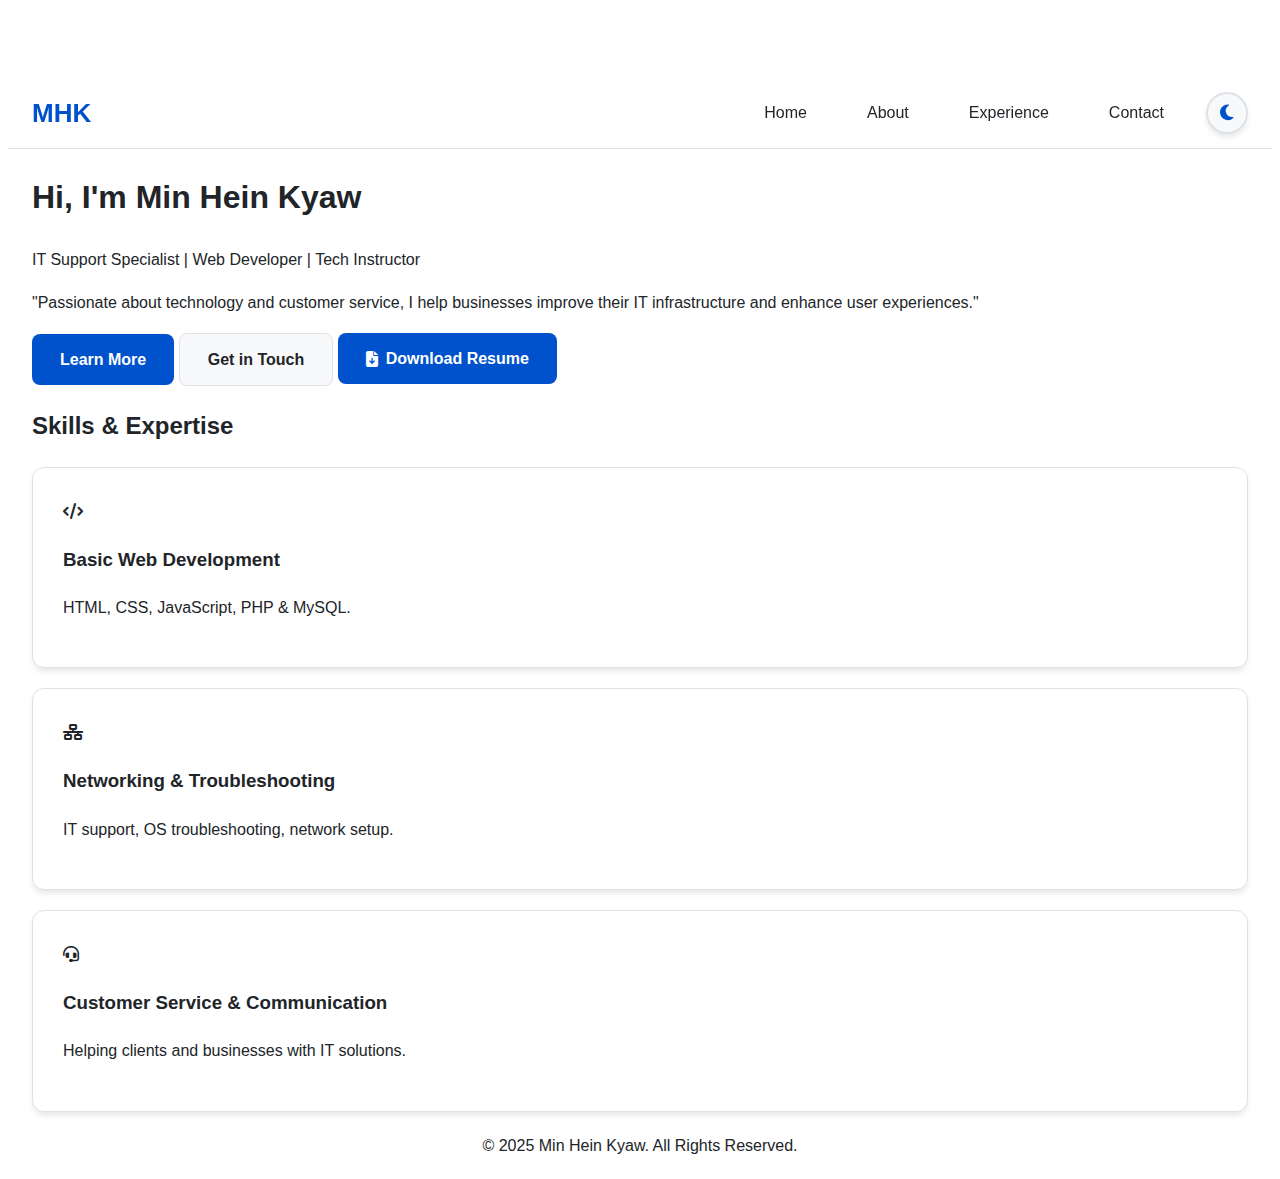
<file: index.html>
<!DOCTYPE html>
<html lang="en">
<head>
    <meta charset="UTF-8">
    <meta name="viewport" content="width=device-width, initial-scale=1.0">
    <title>Min Hein Kyaw - Portfolio</title>
    <link rel="stylesheet" href="styles.css">
    <link rel="stylesheet" href="https://cdnjs.cloudflare.com/ajax/libs/font-awesome/6.5.1/css/all.min.css">
    <script defer src="script.js"></script>
</head>
<body>
    <header class="header-fixed fade-in">
        <div class="nav-container">
            <a href="index.html" class="nav-logo gradient-text">MHK</a>
            <nav class="nav-menu">
                <a href="index.html" class="nav-link active">Home</a>
                <a href="about.html" class="nav-link">About</a>
                <a href="experience.html" class="nav-link">Experience</a>
                <a href="contact.html" class="nav-link">Contact</a>
                <button id="theme-toggle" class="theme-toggle">
                    <i class="fas fa-moon"></i>
                </button>
            </nav>
        </div>
    </header>

    <main class="home-page">
        <section class="hero-section">
            <div class="container" style="margin: 20px auto;">
                <h1 class="gradient-text typing-effect fade-in">Hi, I'm Min Hein Kyaw</h1>
                <p class="fade-in">IT Support Specialist | Web Developer | Tech Instructor</p>
                <p class="fade-in">"Passionate about technology and customer service, I help businesses improve their IT infrastructure and enhance user experiences."</p>
                <div class="cta-buttons fade-in">
                    <a href="about.html" class="button button-primary">Learn More</a>
                    <a href="contact.html" class="button button-secondary">Get in Touch</a>
                    <a href="Resume.pdf" download class="button button-primary"><i class="fas fa-file-download"></i> Download Resume</a>
                </div>
            </div>
        </section>

        <section class="featured-projects fade-in">
            <div class="container" style="margin: 20px auto;">
                <h2 class="section-header gradient-text">Skills & Expertise</h2>
                <div class="grid">
                    <div class="card glass">
                        <i class="fas fa-code"></i>
                        <h3>Basic Web Development</h3>
                        <p>HTML, CSS, JavaScript, PHP & MySQL.</p>
                    </div>
                    <div class="card glass">
                        <i class="fas fa-network-wired"></i>
                        <h3>Networking & Troubleshooting</h3>
                        <p>IT support, OS troubleshooting, network setup.</p>
                    </div>
                    <div class="card glass">
                        <i class="fas fa-headset"></i>
                        <h3>Customer Service & Communication</h3>
                        <p>Helping clients and businesses with IT solutions.</p>
                    </div>
                </div>
            </div>
        </section>
    </main>

    <footer>
        <div class="container">
            <p>&copy; 2025 Min Hein Kyaw. All Rights Reserved.</p>
        </div>
    </footer>
</body>
</html>
</file>
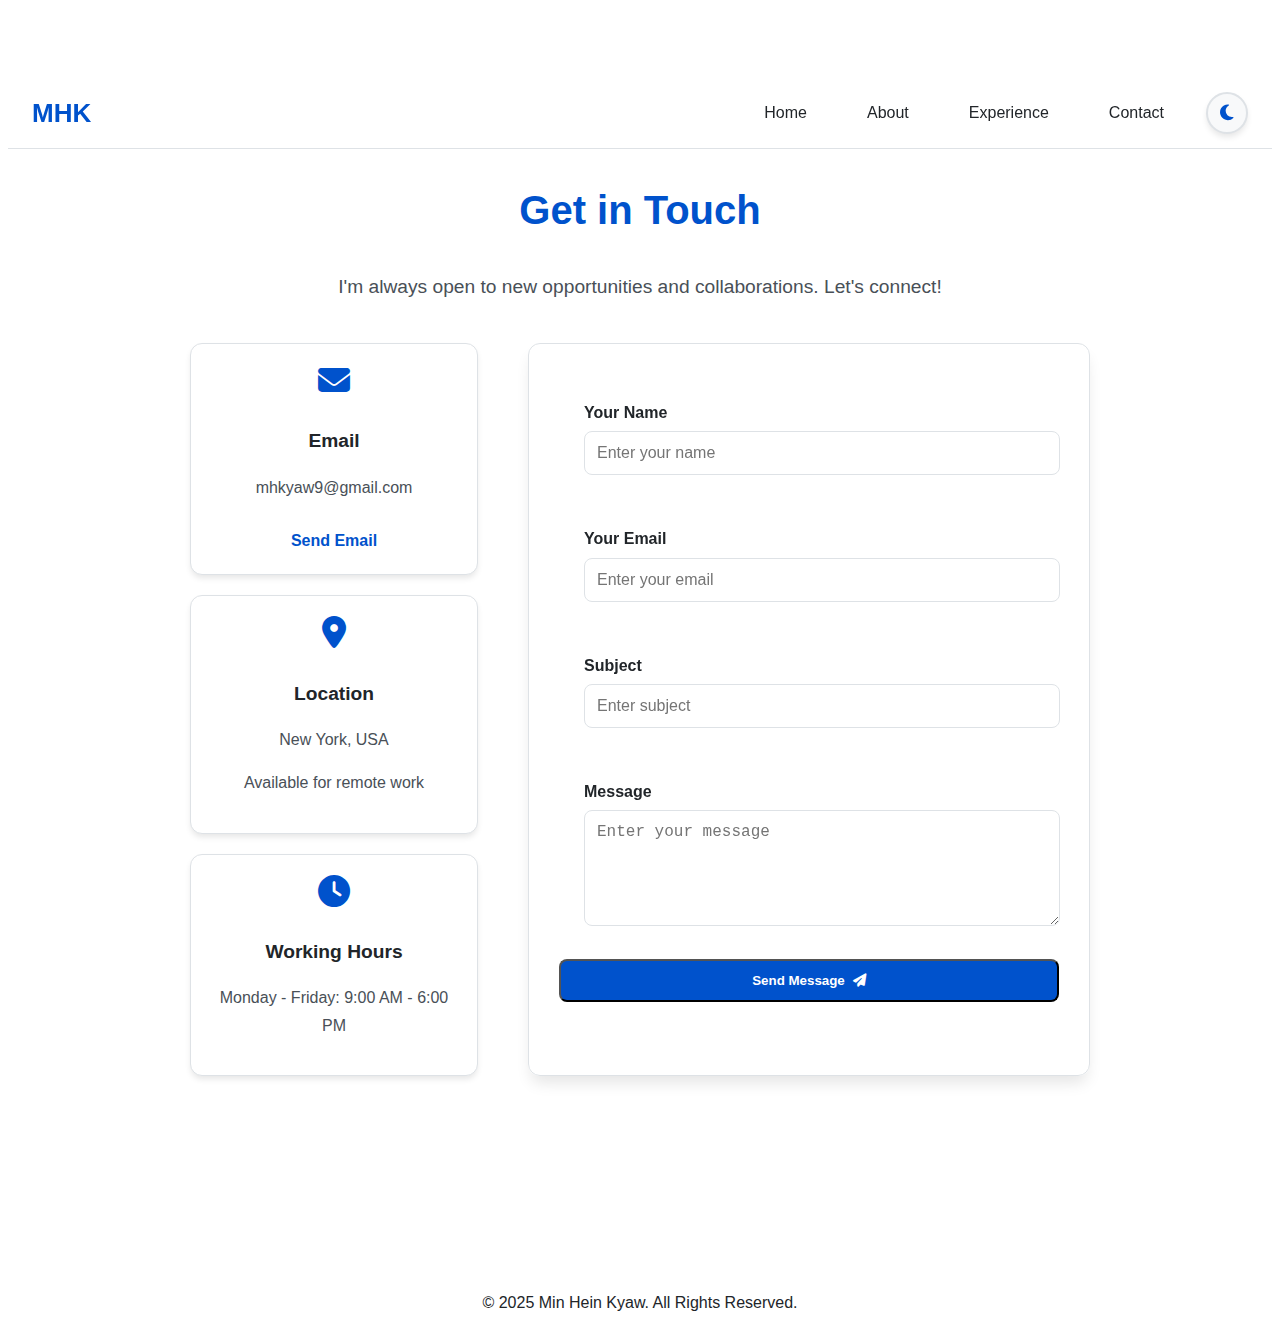
<file: contact.html>
<!DOCTYPE html>
<html lang="en">
<head>
    <meta charset="UTF-8">
    <meta name="viewport" content="width=device-width, initial-scale=1.0">
    <title>Contact - Min Hein Kyaw</title>
    <link rel="stylesheet" href="styles.css">
    <link rel="stylesheet" href="https://cdnjs.cloudflare.com/ajax/libs/font-awesome/6.5.1/css/all.min.css">
    <script defer src="script.js"></script>
</head>
<body>
    <header class="header-fixed glass fade-in">
        <div class="nav-container">
            <a href="index.html" class="nav-logo gradient-text">MHK</a>
            <nav class="nav-menu">
                <a href="index.html" class="nav-link">Home</a>
                <a href="about.html" class="nav-link">About</a>
                <a href="experience.html" class="nav-link">Experience</a>
                <a href="contact.html" class="nav-link active">Contact</a>
                <button id="theme-toggle" class="theme-toggle" aria-label="Toggle Theme">
                    <i class="fas fa-moon"></i>
                </button>
            </nav>
        </div>
    </header>

    <main class="contact-page">
        <div class="container">
            <section class="contact-section">
                <div class="contact-header text-reveal fade-in">
                    <h1>Get in Touch</h1>
                    <p>I'm always open to new opportunities and collaborations. Let's connect!</p>
                </div>

                <div class="contact-grid">
                    <div class="contact-info stagger-list slide-in-left">
                        <div class="info-card shine-effect">
                            <i class="fas fa-envelope"></i>
                            <h3>Email</h3>
                            <p>mhkyaw9@gmail.com</p>
                            <a href="mailto:mhkyaw9@gmail.com" class="info-link">Send Email</a>
                        </div>
                        <div class="info-card shine-effect">
                            <i class="fas fa-map-marker-alt"></i>
                            <h3>Location</h3>
                            <p>New York, USA</p>
                            <p class="subtitle">Available for remote work</p>
                        </div>
                        <div class="info-card shine-effect">
                            <i class="fas fa-clock"></i>
                            <h3>Working Hours</h3>
                            <p>Monday - Friday: 9:00 AM - 6:00 PM</p>
                        </div>
                    </div>

                    <div class="contact-form-container text-reveal glass slide-in-right">
                        <form id="contact-form" class="contact-form modern-form">
                                <div class="form-group">
                                    <label for="name">Your Name</label>
                                    <input type="text" id="name" name="name" required placeholder="Enter your name">
                                </div>
                                <div class="form-group">
                                    <label for="email">Your Email</label>
                                    <input type="email" id="email" name="email" required placeholder="Enter your email">
                                </div>
                                <div class="form-group">
                                    <label for="subject">Subject</label>
                                    <input type="text" id="subject" name="subject" required placeholder="Enter subject">
                                </div>
                                <div class="form-group">
                                    <label for="message">Message</label>
                                    <textarea id="message" name="message" rows="5" required placeholder="Enter your message"></textarea>
                                </div>
                            <button type="submit" class="button button-primary full-width">Send Message <i class="fas fa-paper-plane"></i></button>
                        </form>
                    </div>
                </div>

                <div class="social-links text-reveal fade-in">
                    <h3>Connect With Me</h3>
                    <p>Follow me on social media for updates and networking.</p>
                    <div class="social-icons">
                        <a href="https://github.com/yourusername" target="_blank" class="scale-hover"><i class="fab fa-github"></i></a>
                        <a href="https://linkedin.com/in/yourusername" target="_blank" class="scale-hover"><i class="fab fa-linkedin-in"></i></a>
                        <a href="https://twitter.com/yourusername" target="_blank" class="scale-hover"><i class="fab fa-twitter"></i></a>
                    </div>
                </div>
            </section>
        </div>
    </main>

    <footer class="footer">
        <div class="container">
            <p>&copy; 2025 Min Hein Kyaw. All Rights Reserved.</p>
        </div>
    </footer>
</body>
</html>
</file>
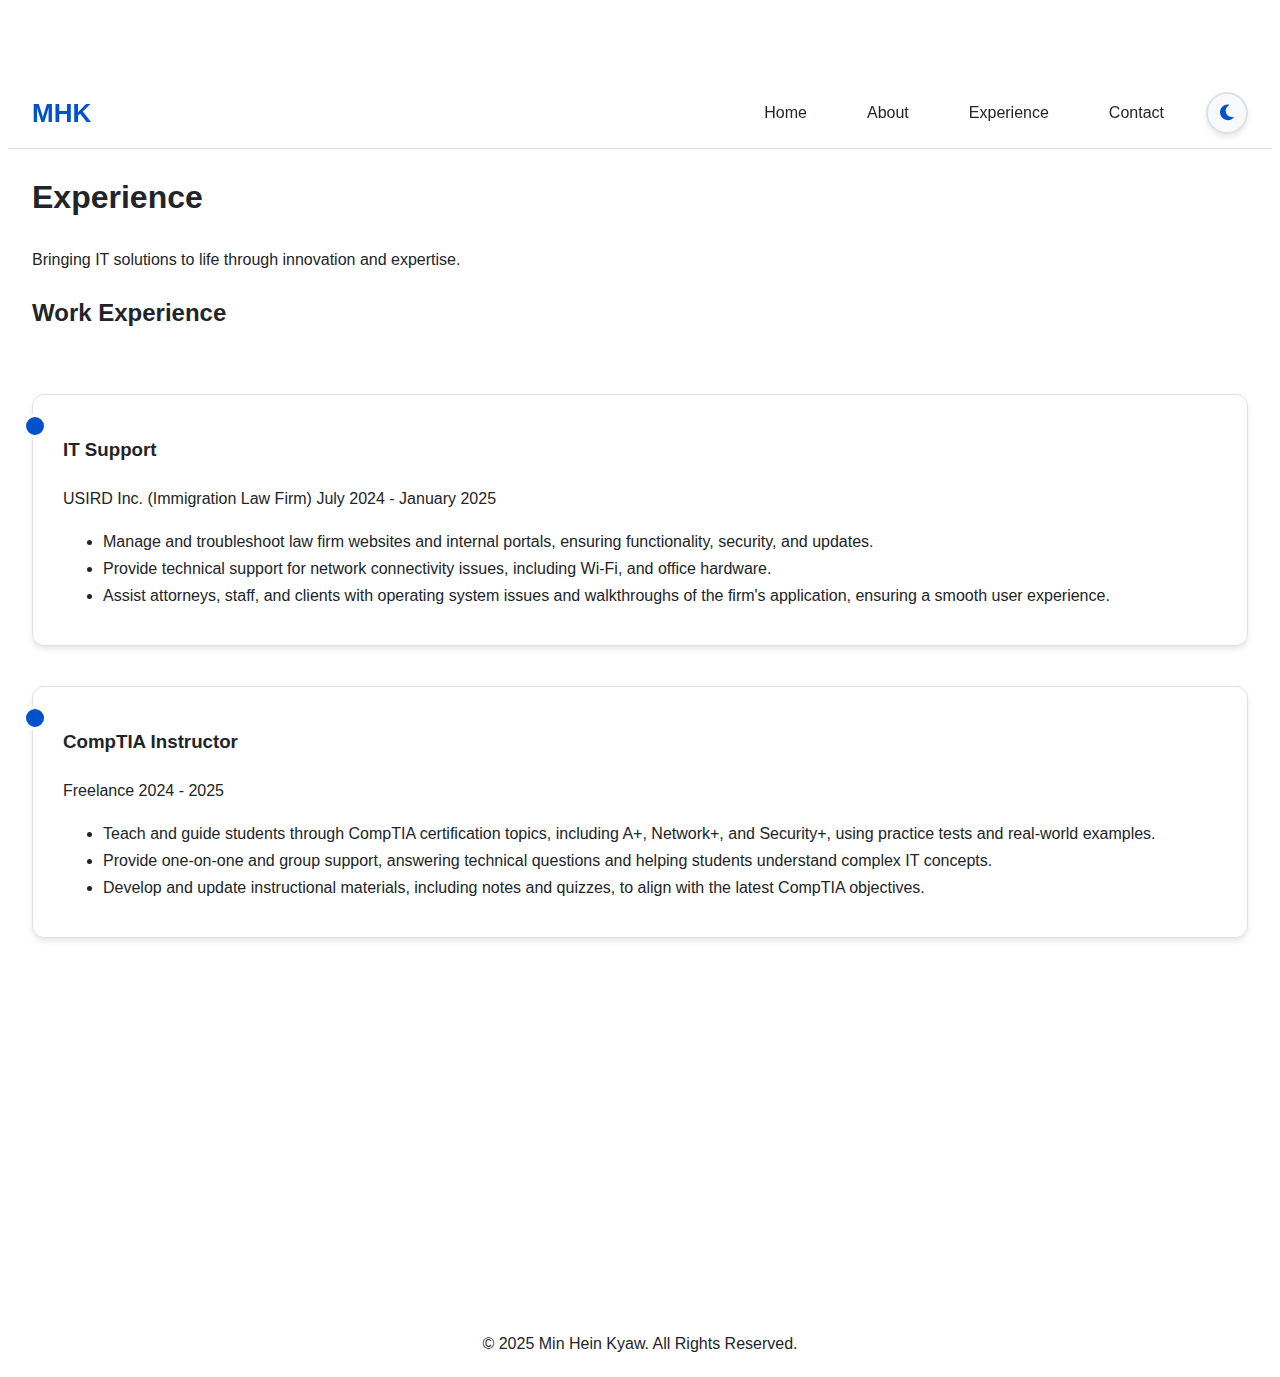
<file: experience.html>
<!DOCTYPE html>
<html lang="en">
<head>
    <meta charset="UTF-8">
    <meta name="viewport" content="width=device-width, initial-scale=1.0">
    <title>Experience - Min Hein Kyaw</title>
    <link rel="stylesheet" href="styles.css">
    <link rel="stylesheet" href="https://cdnjs.cloudflare.com/ajax/libs/font-awesome/6.5.1/css/all.min.css">
    <script defer src="script.js"></script>
</head>
<body>
    <header class="header-fixed glass fade-in">
        <div class="nav-container">
            <a href="index.html" class="nav-logo gradient-text">MHK</a>
            <nav class="nav-menu">
                <a href="index.html" class="nav-link">Home</a>
                <a href="about.html" class="nav-link">About</a>
                <a href="experience.html" class="nav-link active">Experience</a>
                <a href="contact.html" class="nav-link">Contact</a>
                <button id="theme-toggle" class="theme-toggle" aria-label="Toggle Theme">
                    <i class="fas fa-moon"></i>
                </button>
            </nav>
        </div>
    </header>
    
    <main>
        <section class="experience-hero text-reveal slide-in-left">
            <div class="container" style="margin: 20px auto;">
                <h1 class="glitch-text">Experience</h1>
                <p>Bringing IT solutions to life through innovation and expertise.</p>
            </div>
        </section>

        <section class="work-history container">
            <h2 class="section-header fade-in" style="margin: 0;">Work Experience</h2>
            <div class="timeline stagger-list">
                <div class="timeline-item shine-effect">
                    <div class="timeline-marker"></div>
                    <div class="timeline-content">
                        <h3>IT Support</h3>
                        <span class="company-name">USIRD Inc. (Immigration Law Firm)</span>
                        <span class="work-period">July 2024 - January 2025</span>
                        <ul>
                            <li>Manage and troubleshoot law firm websites and internal portals, ensuring functionality, security, and updates.</li>
                            <li>Provide technical support for network connectivity issues, including Wi-Fi, and office hardware.</li>
                            <li>Assist attorneys, staff, and clients with operating system issues and walkthroughs of the firm's application, ensuring a smooth user experience.</li>
                        </ul>
                    </div>
                </div>
                <div class="timeline-item shine-effect">
                    <div class="timeline-marker"></div>
                    <div class="timeline-content">
                        <h3>CompTIA Instructor</h3>
                        <span class="company-name">Freelance</span>
                        <span class="work-period">2024 - 2025</span>
                        <ul>
                            <li>Teach and guide students through CompTIA certification topics, including A+, Network+, and Security+, using practice tests and real-world examples.</li>
                            <li>Provide one-on-one and group support, answering technical questions and helping students understand complex IT concepts.</li>
                            <li>Develop and update instructional materials, including notes and quizzes, to align with the latest CompTIA objectives.</li>
                        </ul>
                    </div>
                </div>
                <div class="timeline-item shine-effect">
                    <div class="timeline-marker"></div>
                    <div class="timeline-content">
                        <h3>Cashier</h3>
                        <span class="company-name">W Fresh (Supermarket)</span>
                        <span class="work-period">September 2023 - June 2024</span>
                        <ul>
                            <li>Process customer transactions accurately and efficiently using the point-of-sale (POS) system.</li>
                            <li>Provide excellent customer service by addressing customer inquiries, resolving issues, and ensuring a positive shopping experience.</li>
                            <li>Maintain cash register accuracy, including handling cash, credit card transactions, and balancing the drawer at the end of shifts.</li>
                        </ul>
                    </div>
                </div>
            </div>
        </section>
    </main>

    <footer>
        <div class="container">
            <p>&copy; 2025 Min Hein Kyaw. All Rights Reserved.</p>
        </div>
    </footer>
</body>
</html>
</file>
<file: styles.css>
/* Modern Professional Design System */
:root {
    /* Professional Color Palette */
    --primary-color: #0052cc;
    --primary-color-rgb: 0, 82, 204;
    --secondary-color: #2684ff;
    --accent-color: #22c55e;
    
    /* Light Theme Colors - Improved Readability */
    --bg-color: #ffffff;
    --bg-secondary: #f8f9fa;
    --text-color: #212529;
    --text-secondary: #495057;
    --card-bg: #ffffff;
    --border-color: #dee2e6;
    
    /* Professional Typography */
    --font-heading: 'Poppins', sans-serif;
    --font-body: 'Inter', sans-serif;
    
    /* Refined Spacing */
    --container-width: 1280px;
    --header-height: 70px;
    --section-spacing: 100px;
    
    /* Professional Shadows */
    --shadow-sm: 0 1px 3px rgba(0, 0, 0, 0.1);
    --shadow-md: 0 4px 6px -1px rgba(0, 0, 0, 0.1);
    --shadow-lg: 0 10px 15px -3px rgba(0, 0, 0, 0.1);
}

/* Dark Theme - Optimized for Readability */
[data-theme="dark"] {
    --bg-color: #181a1b;
    --bg-secondary: #202124;
    --text-color: #e4e6eb;
    --text-secondary: #b0b3b8;
    --card-bg: #242526;
    --border-color: #3a3b3c;
}

/* ==== THEME TOGGLE BUTTON ==== */
.theme-toggle {
    background: var(--bg-secondary);
    border: 2px solid var(--border-color);
    color: var(--text-color);
    padding: 10px;
    border-radius: 50%;
    font-size: 18px;
    cursor: pointer;
    transition: all 0.3s ease;
    display: flex;
    align-items: center;
    justify-content: center;
    width: 42px;
    height: 42px;
    box-shadow: var(--shadow-md);
}

.theme-toggle i {
    transition: transform 0.3s ease, color 0.3s ease;
}

/* Hover Effect */
.theme-toggle:hover {
    background: var(--primary-color);
    color: white;
    border-color: var(--primary-color);
    transform: scale(1.1);
}

/* Dark Theme */
[data-theme="dark"] .theme-toggle {
    background: rgba(24, 26, 27, 0.95);
    border-color: var(--border-color);
    color: var(--text-secondary);
}

[data-theme="dark"] .theme-toggle:hover {
    background: var(--accent-color);
    color: white;
    border-color: var(--accent-color);
}

/* Icon Animation */
[data-theme="dark"] .theme-toggle i {
    transform: rotate(180deg);
    color: var(--accent-color);
}

[data-theme="light"] .theme-toggle i {
    transform: rotate(0);
    color: var(--primary-color);
}


/* Base Styles */
body {
    font-family: var(--font-body);
    background-color: var(--bg-color);
    color: var(--text-color);
    line-height: 1.7;
    padding-top: var(--header-height);
    transition: background-color 0.3s ease, color 0.3s ease;
}

/* About Image Adjustments */
.about-image-container {
    display: flex;
    justify-content: center;
    align-items: center;
    margin-top: 20px;
}

.profile-image {
    width: 220px;
    height: 220px;
    object-fit: cover;
    border-radius: 50%;
    border: 4px solid var(--primary-color);
    box-shadow: var(--shadow-lg);
}

/* Certification Images Adjustments */
.cert-card img {
    width: 100px;
    height: 100px;
    object-fit: contain;
    margin-bottom: 10px;
}

.certification-container {
    display: grid;
    grid-template-columns: repeat(auto-fit, minmax(200px, 1fr));
    gap: 20px;
    justify-items: center;
    align-items: center;
    padding: 20px 0;
}

/* Header & Navigation */
.header-fixed {
    height: var(--header-height);
    background: rgba(255, 255, 255, 0.95);
    backdrop-filter: blur(10px);
    border-bottom: 1px solid var(--border-color);
    transition: all 0.3s ease;
}

[data-theme="dark"] .header-fixed {
    background: rgba(24, 26, 27, 0.95);
}

.nav-container {
    max-width: var(--container-width);
    height: 100%;
    margin: 0 auto;
    padding: 0 24px;
    display: flex;
    align-items: center;
    justify-content: space-between;
}

.nav-logo {
    font-size: 26px;
    font-weight: 700;
    font-family: var(--font-heading);
    color: var(--primary-color);
    text-decoration: none;
}

.nav-menu {
    display: flex;
    align-items: center;
    gap: 24px;
}

/* Navigation Links */
.nav-link {
    font-size: 16px;
    font-weight: 500;
    color: var(--text-color);
    text-decoration: none;
    padding: 10px 18px;
    border-radius: 8px;
    transition: all 0.3s ease;
}

.nav-link:hover,
.nav-link.active {
    color: #ffffff;
    background: var(--primary-color);
}

/* Section Styles */
.section {
    padding: var(--section-spacing) 0;
    text-align: center;
}

.container {
    max-width: var(--container-width);
    margin: 20px auto;
    padding: 0 24px;
}

/* Card Styles */
.card {
    background: var(--card-bg);
    border-radius: 12px;
    padding: 30px;
    border: 1px solid var(--border-color);
    transition: all 0.3s ease;
    box-shadow: var(--shadow-md);
    margin: 20px auto;
}

.card:hover {
    transform: translateY(-5px);
    box-shadow: var(--shadow-lg);
}

/* Buttons */
.button {
    display: inline-flex;
    align-items: center;
    gap: 8px;
    padding: 12px 28px;
    border-radius: 8px;
    font-weight: 600;
    text-decoration: none;
    transition: all 0.3s ease;
}

.button-primary {
    background: var(--primary-color);
    color: white;
}

.button-primary:hover {
    background: var(--secondary-color);
    transform: translateY(-2px);
}

.button-secondary {
    background: var(--bg-secondary);
    color: var(--text-color);
    border: 1px solid var(--border-color);
}

.button-secondary:hover {
    background: var(--primary-color);
    color: white;
}

/* EXPERIENCE TIMELINE - MODERN & PROFESSIONAL */
.timeline {
    position: relative;
    max-width: var(--container-width);
    margin: 50px auto;
    padding: 10px 0;
}

.timeline-item {
    display: flex;
    align-items: center;
    margin-bottom: 40px;
    position: relative;
    opacity: 0;
    transform: translateY(20px);
    transition: opacity 0.6s ease-out, transform 0.6s ease-out;
}

.timeline-item.show {
    opacity: 1;
    transform: translateY(0);
}

.timeline-icon {
    margin: 0 10px;
}

.timeline-marker {
    width: 18px;
    height: 18px;
    background: var(--primary-color);
    border: 3px solid white;
    border-radius: 50%;
    position: absolute;
    left: -9px;
    top: 20px;
    z-index: 2;
    transition: transform 0.3s ease;
}

.timeline-item:hover .timeline-marker {
    transform: scale(1.3);
    background: var(--secondary-color);
}

.timeline-content {
    background: var(--card-bg);
    border-radius: 12px;
    padding: 20px 30px;
    border: 1px solid var(--border-color);
    box-shadow: var(--shadow-md);
    width: 100%;
    transition: all 0.3s ease;
}

.timeline-item:hover .timeline-content {
    transform: translateY(-5px);
    box-shadow: var(--shadow-lg);
}


/* ==== ABOUT SECTION (FIXED LAYOUT) ==== */
.about-section {
    display: flex;
    align-items: center;
    justify-content: space-between;
    gap: 50px;
    max-width: var(--container-width);
    margin: auto;
    padding: 30px 0;
}

.about-flex{
    display: flex;
    align-items: center;
}

.about-text {
    width: 55%;
    text-align: left;
}

.about-image-container {
    width: 40%;
    display: flex;
    justify-content: center;
    align-items: center;
}

.profile-image {
    width: 280px;
    height: 280px;
    object-fit: cover;
    border-radius: 50%;
    border: 5px solid var(--primary-color);
    box-shadow: var(--shadow-lg);
    opacity: 0;
    transform: scale(0.9);
    transition: opacity 0.6s ease-out, transform 0.6s ease-out;
}

.profile-image.show {
    opacity: 1;
    transform: scale(1);
}

/* ==== SKILLS & CERTIFICATIONS LAYOUT (FIXED) ==== */
.skills-certifications-container {
    display: block;
    justify-content: space-between;
    align-items: flex-start;
    gap: 60px;
    max-width: var(--container-width);
    margin: auto;
    padding: 60px 0;
}

/* Technical Skills - Left Side */
.skills-section {
    width: 100%;
    display: flex;

}

/* Certifications - Right Side */
.certifications-section {
    width: 100%;
}

.skills-container {
    display: flex;
}

/* Skills Item */
.skill-item {
    max-width: 170px;
    background: var(--card-bg);
    padding: 37px;
    margin: 28px;
    border-radius: 12px;
    box-shadow: var(--shadow-md);
    transition: transform 0.3s ease, box-shadow 0.3s ease;
    text-align: center;
    cursor: pointer;
}

.skill-item:hover {
    transform: translateY(-5px);
    box-shadow: var(--shadow-lg);
}

/* Certification Cards */
.certification-container {
    display: flex;
    flex-wrap: wrap;
    gap: 20px;
    justify-content: space-around;
}

.cert-card {
    /* width: calc(50% - 15px); */
    width: 350px;
    background: var(--card-bg);
    padding: 25px;
    border-radius: 12px;
    box-shadow: var(--shadow-md);
    text-align: center;
    transition: transform 0.3s ease, box-shadow 0.3s ease;
    cursor: pointer;
}

.cert-card:hover {
    transform: translateY(-5px);
    box-shadow: var(--shadow-lg);
}

/* ==== Certification Button Styling ==== */
.cert-btn {
    display: inline-block;
    margin-top: 10px;
    padding: 10px 16px;
    font-size: 14px;
    font-weight: 600;
    color: white;
    background: var(--primary-color);
    border-radius: 8px;
    text-decoration: none;
    transition: background 0.3s ease, transform 0.3s ease;
}

.cert-btn:hover {
    background: var(--secondary-color);
    transform: translateY(-2px);
}


/* Certification Images */
.cert-image {
    width: 150px;
    height: 150px;
    border-radius: 50%;
    object-fit: contain;
    margin-bottom: 15px;
}

/* ==== SMOOTH ANIMATIONS ==== */
/* Fade-In Effect */
.fade-in {
    opacity: 0;
    transform: translateY(20px);
    transition: opacity 0.6s ease-out, transform 0.6s ease-out;
}

.fade-in.show {
    opacity: 1;
    transform: translateY(0);
}

/* Slide-In Left (for Skills Section) */
.slide-in-left {
    opacity: 0;
    transform: translateX(-50px);
    transition: opacity 0.6s ease-out, transform 0.6s ease-out;
}

.slide-in-left.show {
    opacity: 1;
    transform: translateX(0);
}

/* Slide-In Right (for Certifications Section) */
.slide-in-right {
    opacity: 0;
    transform: translateX(50px);
    transition: opacity 0.6s ease-out, transform 0.6s ease-out;
}

.slide-in-right.show {
    opacity: 1;
    transform: translateX(0);
}

/* ==== RESPONSIVE FIXES ==== */
@media (max-width: 1024px) {
    .about-section {
        flex-direction: column;
        align-items: center;
        text-align: center;
        padding: 40px 20px;
    }

    .about-text, 
    .about-image-container {
        width: 100%;
    }

    .profile-image {
        width: 240px;
        height: 240px;
    }

    .skills-certifications-container {
        flex-direction: column;
        align-items: center;
    }

    .skills-section,
    .certifications-section {
        width: 100%;
        text-align: center;
        display: flex;
        justify-content: center;
    }

    .cert-card {
        width: 100%;
    }
}
/* this is the end of about CSS */

/* CONTACT PAGE STYLES */
.contact-page .container {
    max-width: 900px;
    text-align: center;
}

/* Contact Header */
.contact-header {
    text-align: center;
    margin-bottom: 40px;
}

.contact-header h1 {
    font-size: 2.5rem;
    font-weight: 700;
    color: var(--primary-color);
}

.contact-header p {
    font-size: 1.2rem;
    color: var(--text-secondary);
}

/* Contact Grid Layout */
.contact-grid {
    display: flex;
    /* flex-wrap: wrap; */
    gap: 50px;
    justify-content: center;
    margin-top: 30px;
}

/* Contact Information */
.contact-info {
    display: flex;
    flex-direction: column;
    gap: 20px;
}

.info-card {
    background: var(--card-bg);
    border-radius: 12px;
    padding: 20px;
    border: 1px solid var(--border-color);
    box-shadow: var(--shadow-md);
    text-align: center;
    transition: transform 0.3s ease, box-shadow 0.3s ease;
}

.info-card i {
    font-size: 2rem;
    color: var(--primary-color);
    margin-bottom: 10px;
}

.info-card h3 {
    font-size: 1.2rem;
    font-weight: 600;
    margin-bottom: 5px;
}

.info-card p {
    font-size: 1rem;
    color: var(--text-secondary);
}

.info-card .info-link {
    display: inline-block;
    margin-top: 10px;
    font-weight: 600;
    color: var(--primary-color);
    text-decoration: none;
    transition: color 0.3s ease;
}

.info-card .info-link:hover {
    color: var(--secondary-color);
}

/* Contact Form */
.contact-form-container {
    background: rgba(255, 255, 255, 0.95);
    backdrop-filter: blur(10px);
    border-radius: 12px;
    padding: 30px;
    box-shadow: var(--shadow-lg);
    border: 1px solid var(--border-color);
    max-width: 500px;
    width: 100%;
    transition: all 0.3s ease;
}

.form-group {
    max-width: 450px;
    padding: 25px;
}

.contact-form label {
    font-weight: 600;
    display: block;
    margin-bottom: 5px;
    text-align: left;
    color: var(--text-color);
}

.contact-form input,
.contact-form textarea {
    width: 100%;
    padding: 12px;
    border: 1px solid var(--border-color);
    border-radius: 8px;
    font-size: 1rem;
    background: var(--bg-color);
    color: var(--text-color);
    transition: all 0.3s ease;
}

.contact-form input:focus,
.contact-form textarea:focus {
    outline: none;
    border-color: var(--primary-color);
    box-shadow: 0 0 8px rgba(var(--primary-color-rgb), 0.2);
}

/* Submit Button */
.contact-form button {
    display: inline-flex;
    align-items: center;
    justify-content: center;
    gap: 8px;
    width: 100%;
    padding: 12px;
    font-weight: 600;
    border-radius: 8px;
    background: var(--primary-color);
    color: white;
    cursor: pointer;
    transition: background 0.3s ease, transform 0.3s ease;
}

.contact-form button:hover {
    background: var(--secondary-color);
    transform: translateY(-2px);
}

/* Dark Theme */
[data-theme="dark"] .contact-form-container {
    background: rgba(24, 26, 27, 0.95);
    border: 1px solid var(--border-color);
    box-shadow: var(--shadow-lg);
}

[data-theme="dark"] .contact-form label {
    color: var(--text-secondary);
}

[data-theme="dark"] .contact-form input,
[data-theme="dark"] .contact-form textarea {
    background: var(--bg-secondary);
    color: var(--text-color);
    border: 1px solid var(--border-color);
}

[data-theme="dark"] .contact-form input:focus,
[data-theme="dark"] .contact-form textarea:focus {
    border-color: var(--accent-color);
    box-shadow: 0 0 8px rgba(34, 197, 94, 0.4);
}

/* Social Media */
.social-links {
    margin-top: 50px;
    text-align: center;
}

.social-icons {
    margin-top: 10px;
    display: flex;
    justify-content: center;
    gap: 15px;
}

.social-icons a {
    font-size: 1.8rem;
    color: var(--primary-color);
    transition: transform 0.3s ease, color 0.3s ease;
}

.social-icons a:hover {
    transform: scale(1.2);
    color: var(--secondary-color);
}

footer {
    text-align: center;
}

/* Responsive Design */
@media (max-width: 768px) {
    .contact-header h1 {
        font-size: 2rem;
    }
    
    .contact-form .form-row {
        flex-direction: column;
        gap: 10px;
    }

    .contact-grid {
        flex-direction: column;
        align-items: center;
    }

    .contact-form-container {
        width: 100%;
    }
}


/* Responsive Timeline */
@media (max-width: 768px) {
    .timeline-item {
        flex-direction: column;
        align-items: flex-start;
    }

    .timeline-marker {
        left: -5px;
    }
}

/* Responsive Design */
@media (max-width: 768px) {
    .nav-menu {
        gap: 16px;
    }
    .button {
        padding: 10px 20px;
    }

    .profile-image {
        width: 180px;
        height: 180px;
    }

    .cert-card img {
        width: 80px;
        height: 80px;
    }
}
</file>
